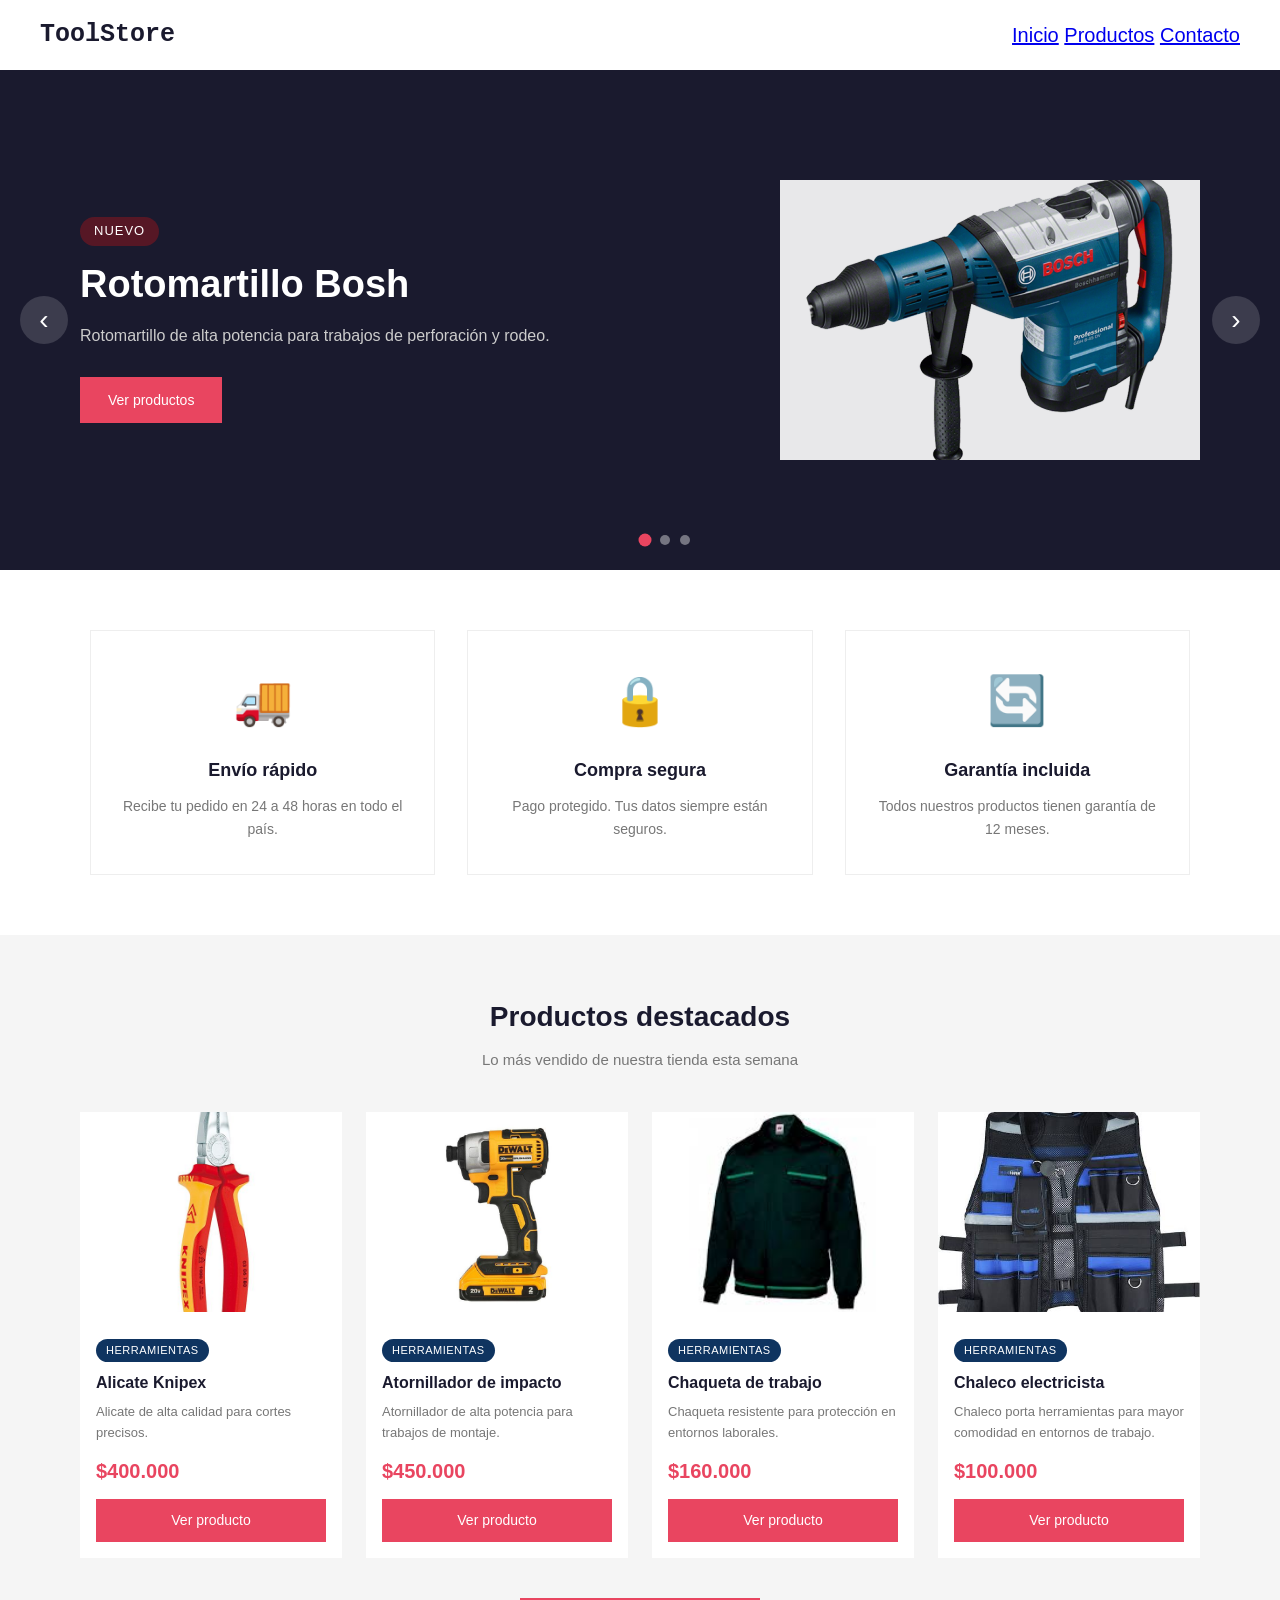
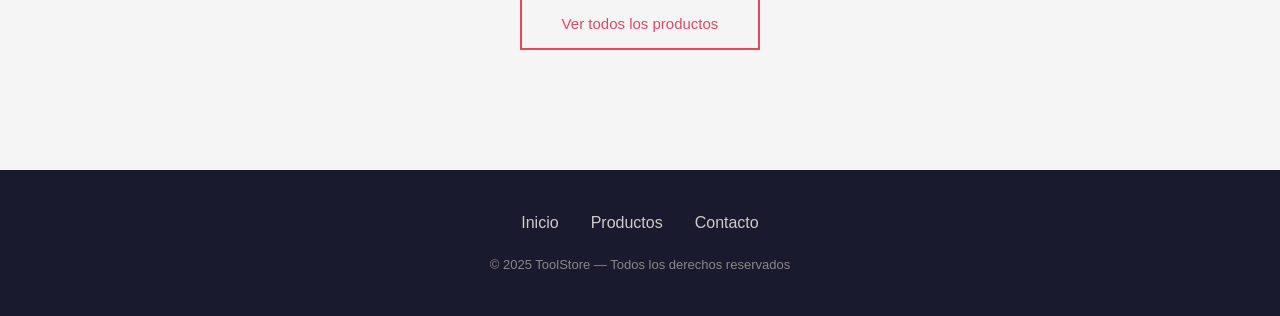
<file: index.html>
<!DOCTYPE html> 
<html lang="es"> 
<head> 
  <meta charset="UTF-8"> 
  <meta name="viewport" content="width=device-width, initial-scale=1.0"> 
  <title>ToolStore — Herramientas para electricistas</title> 
  <link rel="stylesheet" href="css/base.css"> 
  <link rel="stylesheet" href="css/index.css"> 
</head> 
<body> 
 
  <!-- ══ HEADER ══ --> 
  <header class="header"> 
    <div class="logo">Tool<span>Store</span></div> 
    <nav class="nav"> 
      <a href="index.html" class="activo">Inicio</a> 
      <a href="productos.html">Productos</a> 
      <a href="#contacto">Contacto</a> 
    </nav> 
  </header> 
 
  <!-- ══ CARRUSEL ══ --> 
  <section class="carrusel"> 
    <div class="slides"> 
 
      <div class="slide" style="background-color: #1A1A2E;"> 
        <div class="slide-contenido"> 
          <span class="slide-badge">Nuevo</span> 
          <h1>Rotomartillo Bosh</h1> 
          <p>Rotomartillo de alta potencia para trabajos de perforación y rodeo.</p> 
          <a href="productos.html" class="btn">Ver productos</a> 
        </div> 
        <img src="/assets/img/rotomartillo Bosh.jpg" alt="Alicate"> 
      </div> 
 
      <div class="slide" style="background-color: #0F3460;"> 
        <div class="slide-contenido"> 
          <span class="slide-badge">Oferta</span> 
          <h1>Pulidora Black & Decker</h1> 
          <p>Amoladora de alta potencia para trabajos de corte y pulido.</p> 
          <a href="productos.html" class="btn">Ver productos</a> 
        </div> 
        <img src="/assets/img/amoladora.jpg" alt="Amoladora"> 
      </div> 
 
      <div class="slide" style="background-color: #16213E;"> 
        <div class="slide-contenido"> 
          <span class="slide-badge">Destacado</span> 
          <h1>Taladro Eléctrico Dewalt</h1> 
          <p>Taladro eléctrico de alta potencia para trabajos de perforación y roscado.</p> 
          <a href="productos.html" class="btn">Ver productos</a> 
        </div> 
        <img src="/assets/img/taladro electrico.png" alt="Taladro eléctrico"> 
      </div> 
 
    </div> 
    <button class="flecha flecha-izq" onclick="cambiarSlide(
1)">&#8249;</button> 
    <button class="flecha flecha-der" 
onclick="cambiarSlide(1)">&#8250;</button> 
    <div class="puntos"> 
      <span class="punto activo" onclick="irASlide(0)"></span> 
      <span class="punto" onclick="irASlide(1)"></span> 
      <span class="punto" onclick="irASlide(2)"></span> 
    </div> 
  </section> 
 
  <!-- ══ INFO ══ --> 
  <section class="info-tienda"> 
    <div class="info-grid"> 
      <div class="info-card"> 
        <div class="info-icono">&#128666;</div> 
        <h3>Envío rápido</h3> 
        <p>Recibe tu pedido en 24 a 48 horas en todo el país.</p> 
      </div> 
      <div class="info-card"> 
        <div class="info-icono">&#128274;</div> 
        <h3>Compra segura</h3> 
        <p>Pago protegido. Tus datos siempre están seguros.</p> 
      </div> 
      <div class="info-card"> 
        <div class="info-icono">&#128260;</div> 
        <h3>Garantía incluida</h3> 
        <p>Todos nuestros productos tienen garantía de 12 meses.</p> 
      </div> 
    </div> 
  </section> 
 
  <!-- ══ TOP PRODUCTOS ══ --> 
  <section class="top-productos"> 
    <div class="seccion-encabezado"> 
      <h2>Productos destacados</h2> 
      <p>Lo más vendido de nuestra tienda esta semana</p> 
    </div> 
    <div class="top-grid"> 
 
      <article class="tarjeta"> 
        <img src="/assets/img/alicate knipex.jpg" alt="Alicate"> 
        <div class="info"> 
          <span class="badge">Herramientas</span> 
          <h3>Alicate Knipex</h3> 
          <p class="descripcion">Alicate de alta calidad para cortes precisos.</p> 
          <p class="precio">$400.000</p> 
          <a href="producto.html" class="btn">Ver producto</a> 
        </div> 
      </article> 
 
      <article class="tarjeta"> 
        <img src="/assets/img/atornillador de impacto.jpg" alt="Atornillador de impacto"> 
        <div class="info"> 
          <span class="badge">Herramientas</span> 
          <h3>Atornillador de impacto</h3> 
          <p class="descripcion">Atornillador de alta potencia para trabajos de montaje.</p> 
          <p class="precio">$450.000</p> 
          <a href="producto.html" class="btn">Ver producto</a> 
        </div> 
      </article> 
 
      <article class="tarjeta"> 
        <img src="/assets/img/chaqueta.jpg" alt="Chaqueta"> 
        <div class="info"> 
          <span class="badge">Herramientas</span> 
          <h3>Chaqueta de trabajo</h3> 
          <p class="descripcion">Chaqueta resistente para protección en entornos laborales.</p> 
          <p class="precio">$160.000</p> 
          <a href="producto.html" class="btn">Ver producto</a> 
        </div> 
      </article> 
 
      <article class="tarjeta"> 
        <img src="/assets/img/chaleco.jpg" alt="Chaleco"> 
        <div class="info"> 
          <span class="badge">Herramientas</span> 
          <h3>Chaleco electricista </h3> 
          <p class="descripcion">Chaleco porta herramientas para mayor comodidad en entornos de trabajo.</p> 
          <p class="precio">$100.000</p> 
          <a href="producto.html" class="btn">Ver producto</a> 
        </div> 
      </article> 
 
    </div> 
    <div class="ver-todos"> 
      <a href="productos.html" class="btn-ver-todos">Ver todos los productos</a> 
    </div> 
  </section> 
 
  <!-- ══ FOOTER ══ --> 
  <footer id="contacto"> 
    <div class="footer-links"> 
      <a href="index.html">Inicio</a> 
      <a href="productos.html">Productos</a> 
      <a href="mailto:info@toolstore.com">Contacto</a> 
    </div> 
    <p class="copyright">&copy; 2025 ToolStore — Todos los derechos 
reservados</p> 
  </footer> 
 
  <!-- ══ JAVASCRIPT DEL CARRUSEL ══ --> 
  <script> 
    let slideActual = 0; 
    const slides    = document.querySelectorAll('.slide'); 
    const puntos    = document.querySelectorAll('.punto'); 
    const contenedor = document.querySelector('.slides'); 
 
    function mostrarSlide(n) { 
      puntos[slideActual].classList.remove('activo'); 
      slideActual = (n + slides.length) % slides.length; 
      contenedor.style.transform = `translateX(-${slideActual * 100}%)`; 
      puntos[slideActual].classList.add('activo'); 
    } 
    function cambiarSlide(dir) { mostrarSlide(slideActual + dir); } 
    function irASlide(n)       { mostrarSlide(n); } 
    setInterval(() => cambiarSlide(1), 5000); 
  </script> 
 
</body> 
</html>
</file>
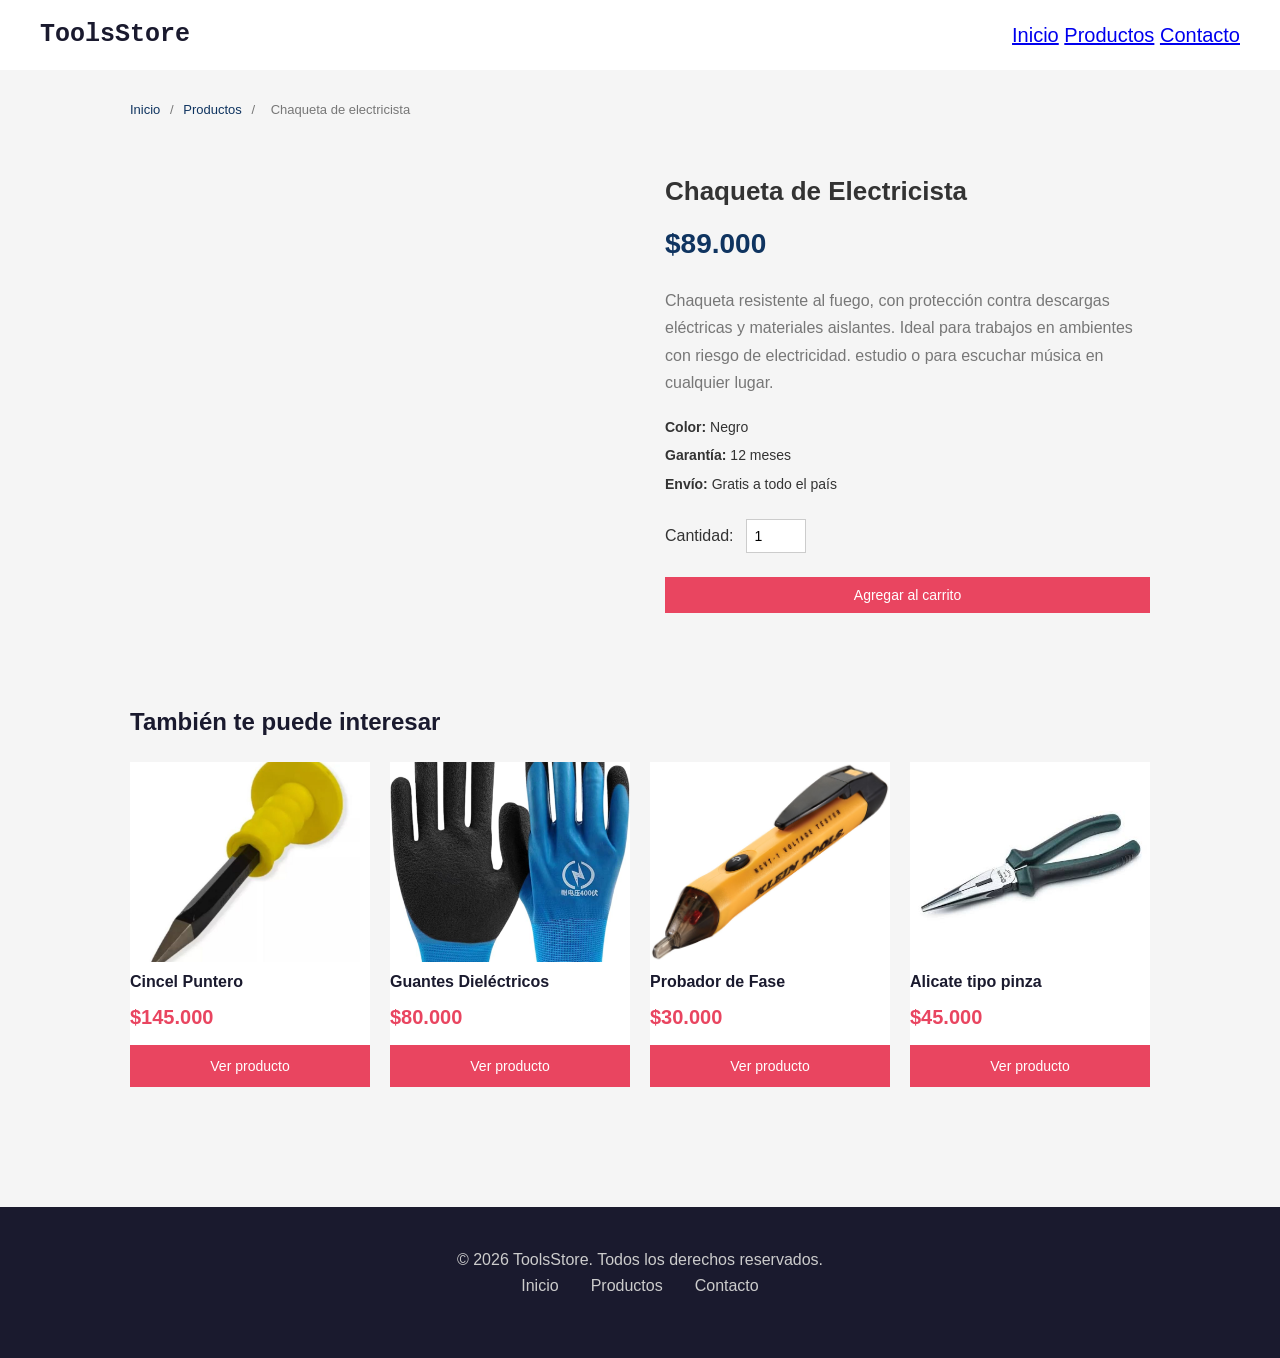
<file: producto.html>
<!DOCTYPE html> 
<html lang="es"> 
<head> 
<meta charset="UTF-8"> 
<meta name="viewport" content="width=device-width, initial-scale=1.0"> 
<title>ToolStore - Detalle de Producto</title> 
<link rel="stylesheet" href="css/base.css"> 
<link rel="stylesheet" href="css/producto.css">
<link rel="stylesheet" href="css/index.css">


</head> 
<body> 
    <header class="header"> 
<div class="logo">Tools<span>Store</span></div> 
<nav class="nav"> 
<a href="index.html">Inicio</a> 
<a href="productos.html">Productos</a> 
<a href="#">Contacto</a> 
</nav> 
</header> 
<div class="migas"> 
<a href="index.html">Inicio</a> 
<span>/</span> 
<a href="productos.html">Productos</a>  
  <span>/</span> 
  <span>Chaqueta de electricista</span> 
</div> 
<section class="detalle-producto"> 
  
  <div class="imagen-grande"></div> 
  
  <div class="info-producto"> 
    <h1>Chaqueta de Electricista</h1> 
    <p class="precio-grande">$89.000</p> 
  
    <p class="descripcion"> 
      Chaqueta resistente al fuego, con protección contra descargas eléctricas 
      y materiales aislantes. Ideal para trabajos en ambientes con riesgo de 
      electricidad.
      estudio o para escuchar música en cualquier lugar. 
    </p> 
  
    <div class="detalles-extra"> 
      <p><strong>Color:</strong> Negro</p> 
      <p><strong>Garantía:</strong> 12 meses</p> 
      <p><strong>Envío:</strong> Gratis a todo el país</p> 
    </div> 
  
    <div class="selector-cantidad"> 
      <label for="cantidad">Cantidad:</label> 
      <input type="number" id="cantidad" value="1" min="1"> 
    </div> 
  
    <button class="btn btn-grande">Agregar al carrito</button> 
  </div> 
  
</section>
<section class="productos-relacionados"> 
  <h2>También te puede interesar</h2> 
  <div class="grid-relacionados"> 
  
    <div class="tarjeta tarjeta-producto"> 
      <img src="assets/img/puntero.jpg" alt="Cincel Puntero" class="imagen-producto"> 
      <h3>Cincel Puntero</h3> 
      <p class="precio">$145.000</p> 
      <a href="producto.html" class="btn btn-pequeno">Ver producto</a> 
    </div> 
  
    <div class="tarjeta tarjeta-producto">  
      <img src="assets/img/guantes dielectricos.jpg" alt="Guantes Dieléctricos" class="imagen-producto"> 
      <h3>Guantes Dieléctricos</h3> 
      <p class="precio">$80.000</p> 
      <a href="producto.html" class="btn btn-pequeno">Ver producto</a> 
    </div> 
  
    <div class="tarjeta tarjeta-producto"> 
        <img src="assets/img/probador de fase.jpg" alt="Probador de Fase" class="imagen-producto">
      <h3>Probador de Fase</h3> 
      <p class="precio">$30.000</p> 
      <a href="producto.html" class="btn btn-pequeno">Ver producto</a> 
    </div> 
  
    <div class="tarjeta tarjeta-producto"> 
      <img src="assets/img/pinza sata.jpg" alt="Alicate pinza" class="imagen-producto"> 
      <h3>Alicate tipo pinza</h3> 
      <p class="precio">$45.000</p> 
      <a href="producto.html" class="btn btn-pequeno">Ver producto</a> 
    </div> 
  
  </div> 
</section> 
<footer class="footer"> 
  <p>&copy; 2026 ToolsStore. Todos los derechos reservados.</p> 
  <div class="footer-links"> 
    <a href="#">Inicio</a> 
    <a href="#">Productos</a> 
    <a href="#">Contacto</a> 
  </div> 
</footer>
</body> 
</html>
</file>
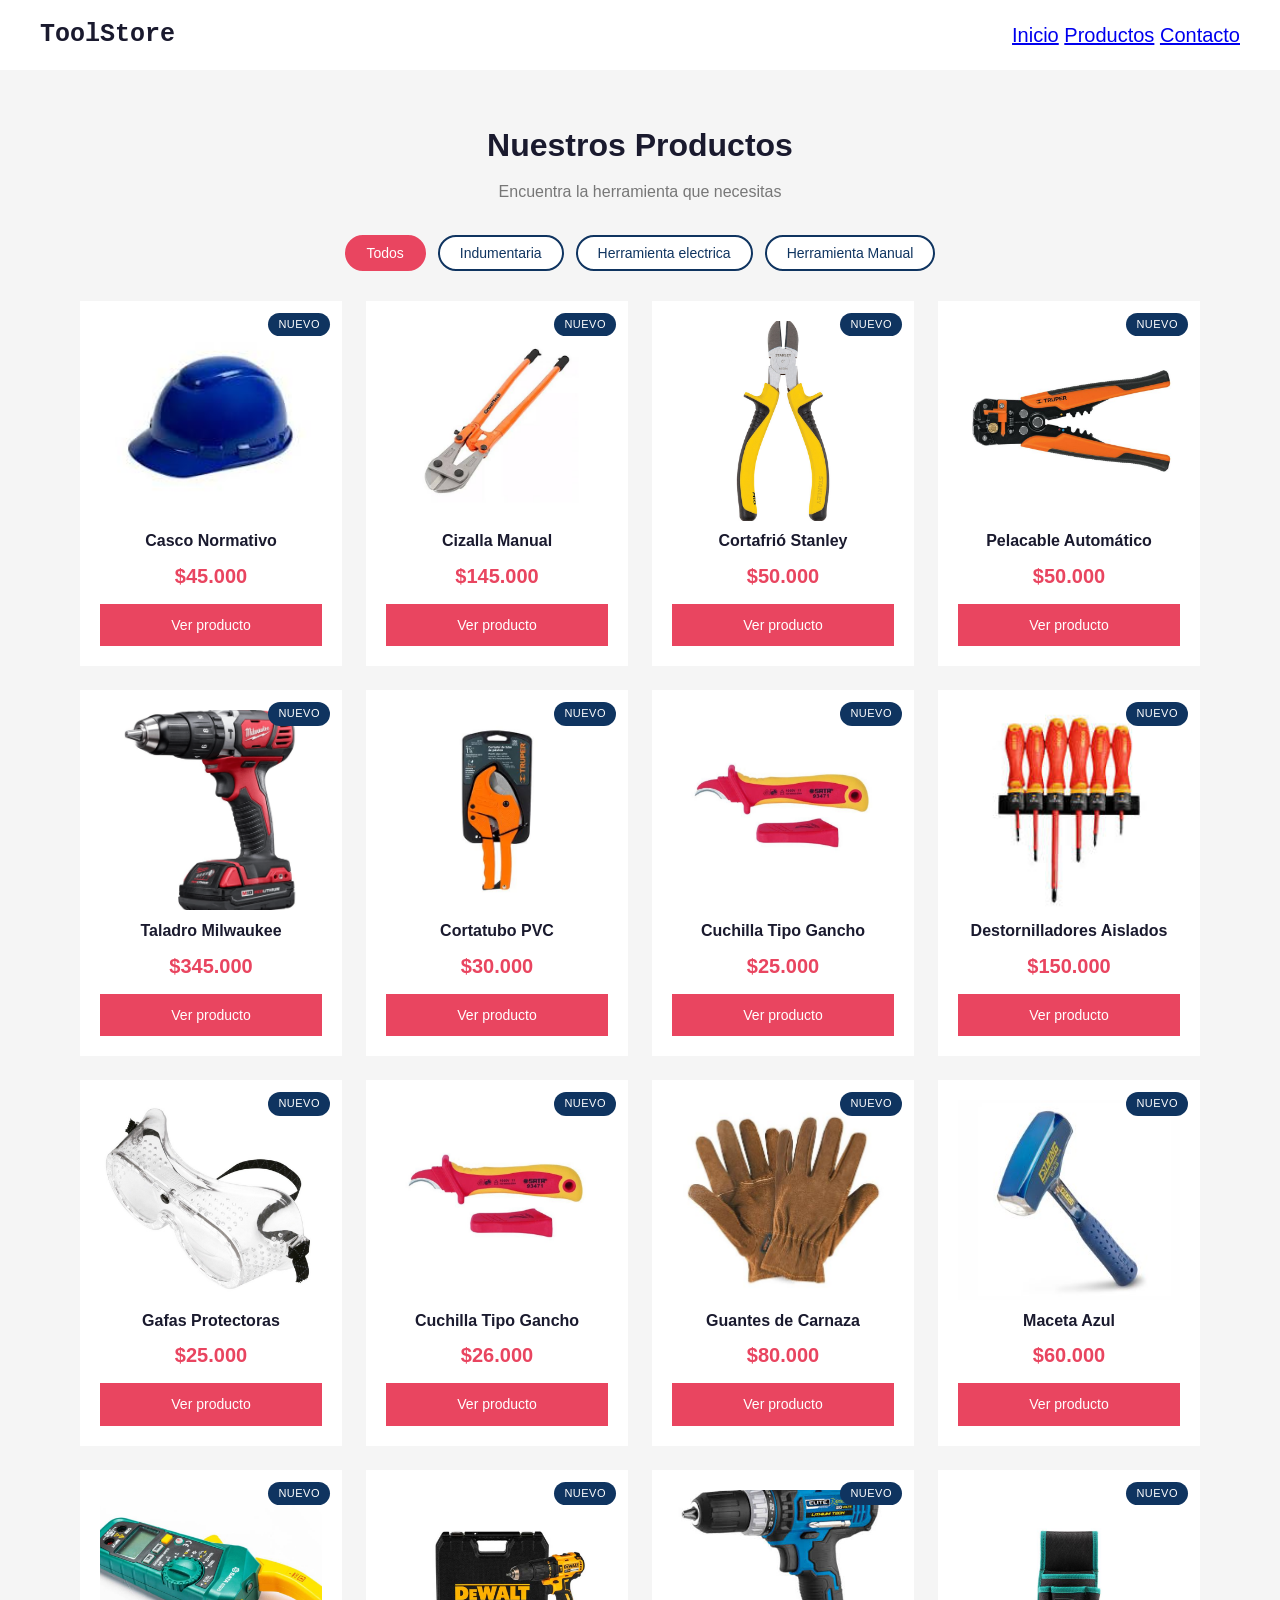
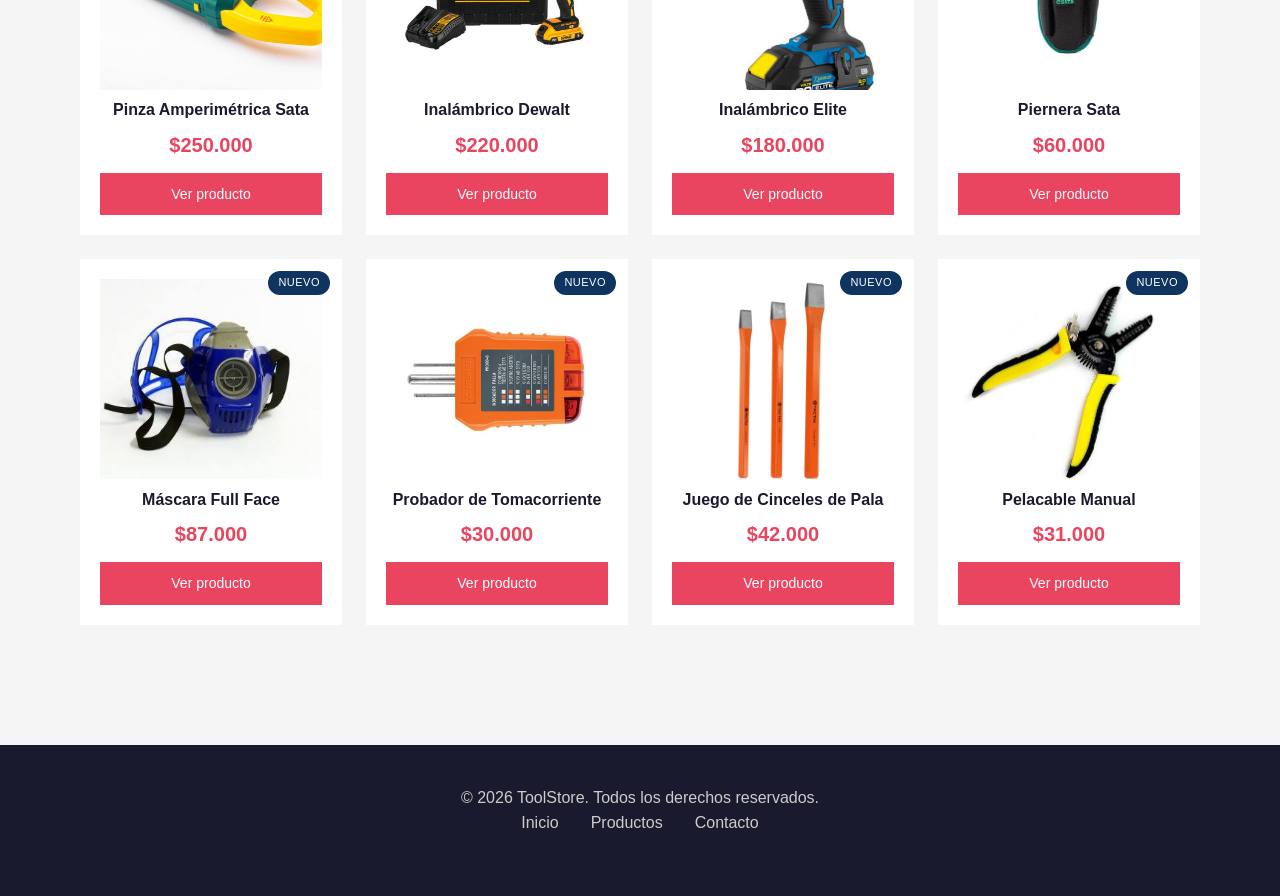
<file: productos.html>
<!DOCTYPE html>
<html lang="en">
<head>
    
    <meta charset="UTF-8">
    <meta name="viewport" content="width=device-width, initial-scale=1.0">
    <title>Document</title>
    <link rel="stylesheet" href="css/base.css">
    <link rel="stylesheet" href="css/productos.css"> 
    <link rel="stylesheet" href="css/index.css">

</head>
<body>
     <header> 
    <div class="logo">Tool<span>Store</span></div> 
    <nav class="nav"> 
      <a href="index.html">Inicio</a> 
      <a href="productos.html" class="activo">Productos</a> 
      <a href="#contacto">Contacto</a> 
    </nav> 

  </header> 
  <section class="titulo-pagina"> 
  <h1>Nuestros Productos</h1> 
  <p>Encuentra la herramienta que necesitas</p> 
</section> 
<div class="categorias"> 
  <button class="categoria activa">Todos</button> 
  <button class="categoria">Indumentaria</button> 
  <button class="categoria">Herramienta electrica</button> 
    <button class="categoria">Herramienta Manual</button> 
</div> 
<section class="seccion-productos"> 
  <div class="grid-productos"> 

    <!-- Tarjeta de producto 1 ... --> 
    <div class="tarjeta tarjeta-producto"> 
      <span class="badge">Nuevo</span> 
       <img src="/assets/img/casco azul.jpg" alt="Casco Azul"> 
      <h3>Casco Normativo</h3> 
      <p class="precio">$45.000</p> 
      <a href="producto.html" class="btn btn-pequeno">Ver producto</a> 
    </div> 
  <!-- Tarjeta de producto 2 ... --> 
     <div class="tarjeta tarjeta-producto"> 
      <span class="badge">Nuevo</span> 
      <img src="/assets/img/cizalla manual.jpg" alt="Cizalla Manual">
      <h3>Cizalla Manual</h3> 
      <p class="precio">$145.000</p> 
      <a href="producto.html" class="btn btn-pequeno">Ver producto</a> 
    </div> 
    <!-- Tarjeta de producto 3 ... --> 
    <div class="tarjeta tarjeta-producto"> 
      <span class="badge">Nuevo</span> 
      <img src="/assets/img/cortafrio stanley.jpg" alt="Cortafrió Stanley">
      <h3>Cortafrió Stanley</h3> 
      <p class="precio">$50.000</p> 
      <a href="producto.html" class="btn btn-pequeno">Ver producto</a>
    </div>
    <!-- Tarjeta de producto 4 ... -->
    <div class="tarjeta tarjeta-producto"> 
      <span class="badge">Nuevo</span>  
      <img src="/assets/img/pelacable automatico.jpg" alt="Pelacable Automático">
      <h3>Pelacable Automático</h3> 
      <p class="precio">$50.000</p> 
      <a href="producto.html" class="btn btn-pequeno">Ver producto</a>
    </div>
    <!-- Tarjeta de producto 5 ... -->
    <div class="tarjeta tarjeta-producto"> 
      <span class="badge">Nuevo</span> 
      <img src="/assets/img/taladro milwaukee.png" alt="Taladro Milwaukee">
      <h3>Taladro Milwaukee</h3> 
      <p class="precio">$345.000</p> 
      <a href="producto.html" class="btn btn-pequeno">Ver producto</a>
    </div> 
  <!-- Tarjeta de producto 7... --> 
     <div class="tarjeta tarjeta-producto"> 
      <span class="badge">Nuevo</span> 
      <img src="/assets/img/cortatubo pvc.jpg" alt="Cortatubo PVC">
      <h3>Cortatubo PVC</h3> 
      <p class="precio">$30.000</p> 
      <a href="producto.html" class="btn btn-pequeno">Ver producto</a> 
    </div> 
    <!-- Tarjeta de producto 8 ... --> 
    <div class="tarjeta tarjeta-producto"> 
      <span class="badge">Nuevo</span> 
      <img src="/assets/img/cuchilla tipo gancho.jpg" alt="Cuchilla Tipo Gancho">
      <h3>Cuchilla Tipo Gancho</h3> 
      <p class="precio">$25.000</p> 
      <a href="producto.html" class="btn btn-pequeno">Ver producto</a>
    </div>
    <!-- Tarjeta de producto 9 ... -->
    <div class="tarjeta tarjeta-producto"> 
      <span class="badge">Nuevo</span> 
      <img src="/assets/img/destornilladores aislados.jpg" alt="Destornilladores Aislados">
      <h3>Destornilladores Aislados</h3> 
      <p class="precio">$150.000</p> 
      <a href="producto.html" class="btn btn-pequeno">Ver producto</a>
    </div>
    <!-- Tarjeta de producto 10 ... -->
    <div class="tarjeta tarjeta-producto"> 
      <span class="badge">Nuevo</span> 
      <img src="/assets/img/gafas protectoras.jpg" alt="Gafas Protectoras">
      <h3>Gafas Protectoras</h3> 
      <p class="precio">$25.000</p> 
      <a href="producto.html" class="btn btn-pequeno">Ver producto</a>
    </div>
     <!-- Tarjeta de producto 11 ... --> 
    <div class="tarjeta tarjeta-producto"> 
      <span class="badge">Nuevo</span> 
      <img src="/assets/img/cuchilla tipo gancho.jpg" alt="Cuchilla Tipo Gancho">
      <h3>Cuchilla Tipo Gancho</h3> 
      <p class="precio">$26.000</p> 
      <a href="producto.html" class="btn btn-pequeno">Ver producto</a>
    </div>
    <!-- Tarjeta de producto 12 ... -->
    <div class="tarjeta tarjeta-producto"> 
      <span class="badge">Nuevo</span> 
      <img src="/assets/img/guantes de carnaza.jpg" alt="Guantes de Carnaza">
      <h3>Guantes de Carnaza</h3> 
      <p class="precio">$80.000</p> 
      <a href="producto.html" class="btn btn-pequeno">Ver producto</a>
    </div>
    <!-- Tarjeta de producto 13 ... -->
    <div class="tarjeta tarjeta-producto"> 
      <span class="badge">Nuevo</span> 
      <img src="/assets/img/maceta azul.jpg" alt="Maceta Azul">
      <h3>Maceta Azul</h3> 
      <p class="precio">$60.000</p> 
      <a href="producto.html" class="btn btn-pequeno">Ver producto</a>
    </div>
     <!-- Tarjeta de producto 14 ... --> 
    <div class="tarjeta tarjeta-producto"> 
      <span class="badge">Nuevo</span> 
       <img src="/assets/img/pinza amperimetrica Sata.jpg" alt="Pinza Amperimétrica Sata"> 
      <h3>Pinza Amperimétrica Sata</h3> 
      <p class="precio">$250.000</p> 
      <a href="producto.html" class="btn btn-pequeno">Ver producto</a> 
    </div> 
  <!-- Tarjeta de producto 15 ... --> 
     <div class="tarjeta tarjeta-producto"> 
      <span class="badge">Nuevo</span> 
      <img src="/assets/img/Inalambrico dewalt.jpg" alt="Inalámbrico Dewalt">
      <h3>Inalámbrico Dewalt</h3> 
      <p class="precio">$220.000</p> 
      <a href="producto.html" class="btn btn-pequeno">Ver producto</a> 
    </div> 
    <!-- Tarjeta de producto 16 ... --> 
    <div class="tarjeta tarjeta-producto"> 
      <span class="badge">Nuevo</span> 
      <img src="/assets/img/inalambrico elite.jpg" alt="Inalámbrico Elite">
      <h3>Inalámbrico Elite</h3> 
      <p class="precio">$180.000</p> 
      <a href="producto.html" class="btn btn-pequeno">Ver producto</a>
    </div>
    <!-- Tarjeta de producto 17 ... -->
    <div class="tarjeta tarjeta-producto"> 
      <span class="badge">Nuevo</span>  
      <img src="/assets/img/piernera Sata.jpg" alt="Piernera Sata">
      <h3>Piernera Sata</h3> 
      <p class="precio">$60.000</p> 
      <a href="producto.html" class="btn btn-pequeno">Ver producto</a>
    </div>
      <!-- Tarjeta de producto 17 ... -->
    <div class="tarjeta tarjeta-producto"> 
      <span class="badge">Nuevo</span>  
      <img src="/assets/img/mascara full face.jpg" alt="Máscara Full Face">
      <h3>Máscara Full Face</h3> 
      <p class="precio">$87.000</p> 
      <a href="producto.html" class="btn btn-pequeno">Ver producto</a>
    </div>
       <!-- Tarjeta de producto 17 ... -->
    <div class="tarjeta tarjeta-producto"> 
      <span class="badge">Nuevo</span>  
      <img src="/assets/img/probador de tomacorriente.jpg" alt="Probador de Tomacorriente">
      <h3>Probador de Tomacorriente</h3> 
      <p class="precio">$30.000</p> 
      <a href="producto.html" class="btn btn-pequeno">Ver producto</a>
    </div>
       <!-- Tarjeta de producto 17 ... -->
    <div class="tarjeta tarjeta-producto"> 
      <span class="badge">Nuevo</span>  
      <img src="/assets/img/juego de cinceles de pala.jpg" alt="Juego de Cinceles de Pala">
      <h3>Juego de Cinceles de Pala</h3> 
      <p class="precio">$42.000</p> 
      <a href="producto.html" class="btn btn-pequeno">Ver producto</a>
    </div>
       <!-- Tarjeta de producto 17 ... -->
    <div class="tarjeta tarjeta-producto"> 
      <span class="badge">Nuevo</span>  
      <img src="/assets/img/pelacable manual.jpg" alt="Pelacable Manual">
      <h3>Pelacable Manual</h3> 
      <p class="precio">$31.000</p> 
      <a href="producto.html" class="btn btn-pequeno">Ver producto</a>
    </div>
    <!-- ... esta misma tarjeta se repite hasta llegar a 16 ... --> 
  
  </div> 
</section> 
<footer class="footer"> 
  <p>&copy; 2026 ToolStore. Todos los derechos reservados.</p> 
  <div class="footer-links"> 
    <a href="#">Inicio</a> 
    <a href="#">Productos</a> 
    <a href="#">Contacto</a> 
  </div> 
</footer> 
</body>
</html>
</file>
<file: css/base.css>
:root{
    --color-primario:#1a1a2e;
    --color-secundario:#e94560;
    --color-acento:#0f3460;
    --color-fondo:#f5f5f5;
    --color-blanco:#fff;
    --color-texto:#333;
    --color-texto-claro:#777;
    --sombra: 0 4px, 15px rgba(0,0,0,0,1);
    --radio: 8px
    --transition: aLL 0.3s ease;
    
}


*{
    box-sizing: border-box;
    margin: 0;
    padding: 0;
}

body{
    font-family: Arial, Helvetica, sans-serif; 
    background-color: var(--color-fondo);
    color: var(--color-texto);
    font-size: 16px;
    line-height: 1.6;
}

header{
    background-color: var(--color-blanco);
    display: flex;
    padding: 0 40px;
    justify-content: space-between;
    align-items: center;
    height: 70px;
    position: sticky;
    top: 0;
    z-index: 100;
    box-shadow: var(--sombra);
    font-size: 20px;
}
header .logo{
    font-weight: bold;
    color: var(--color-primario);
    font-family: monospace;
    font-size: 25px;
}
@media (max-width: 768px) { 
  .header { 
    flex-direction: column; 
    gap: 16px; 
    text-align: center; 
  } 
  
  .nav { 
    gap: 16px; 
  } 
}
</file>
<file: css/index.css>
.carrusel{
    position: relative;
    height: 500px;
    overflow: hidden;
}

.slides{
    display: flex;
    height: 100%;
    transition: transform 0.6s ease;
}


.slide{
    min-width: 100%;
    height:100%;
    display: flex;
    align-items: center;
    justify-content: space-between;
    padding: 60px 80px;
    gap: 40px;
}
.slide-contenido{
    flex:1;
    color:white;
}
.slide-badge{
    display: inline-block;
    background-color: rgba(223, 17, 17, 0.304);
    color: white;
    padding: 4px 14px;
    border-radius: 20px;
    font-size: 13px;
    margin-bottom: 16px;
    text-transform: uppercase;
    letter-spacing: 1px;
}
.slide h1{
    font-size: 38px;
    line-height:1.2;
    margin-bottom: 16px;
    color: white;
}

.slide p{
    font-size:16px;
    color: #cccccc;
    margin-bottom: 28px;
}

.slide .btn{
    width: auto;
    padding: 12px 28px;
}

.slide img{
    width: 420px;
    height: 280px;
    object-fit: cover;
    border-radius: var(--radio);
    opacity: 0.9;
}

/* Diseño de las flechas del carrusel*/

.flecha{
    position: absolute;
    top: 50%;
    transform: translateY(-50%);
    background-color: rgba(255,255,255,0.15);
    color: white;
    border: none;
    width: 48px;
    height: 48px;
    border-radius: 50%;
    font-size: 28px;
    cursor: pointer;
    transition: var(--transition);
}

.flecha:hover{
    background-color: var(--color-secundario);
}
.flecha-izq{ left:20px;}
.flecha-der{right: 20px;}

.puntos {
    position: absolute;
    bottom: 20px;
    left: 50%;
    transform: translateY(-50%);
    display: flex;
    gap:10px;
}

.punto{
    width: 10px;
    height: 10px;
    border-radius: 50%;
    background-color: rgba(255,255,255,0.4);
    cursor: pointer;
    transition: scale(1.3);
}

.punto.activo{
    background-color: var(--color-secundario);
    transform: scale(1.3);
}

/* ══ Sección info ══ */
.info-tienda {
  padding: 60px 40px;
  background-color: var(--color-blanco);
}

.info-grid {
  display: flex;
  justify-content: center;
  gap: 32px;
  max-width: 1100px;
  margin: 0 auto;
}

.info-card {
  flex: 1;
  text-align: center;
  padding: 32px 24px;
  border-radius: var(--radio);
  border: 1px solid #EEEEEE;
  transition: var(--transicion);
}

.info-card:hover {
  box-shadow: var(--sombra);
  transform: translateY(-4px);
}

.info-icono {
  font-size: 48px;
  margin-bottom: 16px;
}

.info-card h3 {
  font-size: 18px;
  color: var(--color-primario);
  margin-bottom: 10px;
}

.info-card p {
  font-size: 14px;
  color: var(--color-texto-claro);
  line-height: 1.7;
}
/* ══ Top productos ══ */
.top-productos {
  padding: 60px 40px;
  max-width: 1200px;
  margin: 0 auto;
}

.seccion-encabezado {
  text-align: center;
  margin-bottom: 40px;
}

.seccion-encabezado h2 {
  font-size: 28px;
  color: var(--color-primario);
  margin-bottom: 8px;
}
.seccion-encabezado p {
  color: var(--color-texto-claro);
  font-size: 15px;
}

.top-grid {
  display: flex;
  gap: 24px;
  justify-content: center;
}

.top-grid .tarjeta {
  flex: 1;
  max-width: 280px;
}

/* ══ Botón ver todos ══ */
.ver-todos {
  text-align: center;
  margin-top: 40px;
}

.btn-ver-todos {
  display: inline-block;
  background-color: transparent;
  color: var(--color-secundario);
  border: 2px solid var(--color-secundario);
  padding: 12px 40px;
  border-radius: var(--radio);
  text-decoration: none;
  font-size: 15px;
  transition: var(--transicion);
}

.btn-ver-todos:hover {
  background-color: var(--color-secundario);
  color: white;
}
/* ══ Footer ══ */
footer {
background-color: var(--color-primario);
color: #CCCCCC;
text-align: center;
padding: 40px 20px;
margin-top: 60px;
}
footer .footer-links {
display: flex;
justify-content: center;
gap: 32px;
margin-bottom: 20px;
}
footer a {
color: #CCCCCC;
text-decoration: none;
transition: var(--transicion);
}
footer a:hover {
color: var(--color-secundario);
}
footer .copyright {
font-size: 13px;
color: #888888;
margin-top: 16px;
}
/* ══ Tarjeta de producto (compartida en todas las páginas) ══ */
.tarjeta {
background-color: var(--color-blanco);
border-radius: var(--radio);
overflow: hidden;
box-shadow: var(--sombra);
transition: var(--transicion);
}
.tarjeta:hover {
transform: translateY(-6px);
box-shadow: 0 8px 25px rgba(0, 0, 0, 0.15);
}
.tarjeta img {
width: 100%;
height: 200px;
object-fit: cover;
}
.tarjeta .info {
padding: 16px;
}
.tarjeta .badge {
display: inline-block;
background-color: var(--color-acento);
color: white;
font-size: 11px;
padding: 3px 10px;
border-radius: 20px;
margin-bottom: 8px;
text-transform: uppercase;
letter-spacing: 0.5px;
}
.tarjeta h3 {
font-size: 16px;
margin-bottom: 6px;
color: var(--color-primario);
}
.tarjeta .descripcion {
font-size: 13px;
color: var(--color-texto-claro);
margin-bottom: 12px;
}
.tarjeta .precio {
font-size: 20px;
font-weight: bold;
color: var(--color-secundario);
margin-bottom: 12px;
}
/* ══ Botón principal ══ */
.btn {
display: inline-block;
background-color: var(--color-secundario);
color: white;
padding: 10px 20px;
border: none;
border-radius: var(--radio);
cursor: pointer;
font-size: 14px;
text-decoration: none;
transition: var(--transicion);
width: 100%;
text-align: center;
}
.btn:hover {
background-color: var(--color-acento);
transform: translateY(-2px);
}
@media (max-width: 768px) { 
  .info-grid, 
  .top-grid { 
    flex-direction: column; 
  } 
  
  .carrusel { 
    height: 240px; 
  } 
}
</file>
<file: css/producto.css>
@media (max-width: 768px) { 
  .detalle-producto { 
    grid-template-columns: 1fr; 
  } 
  
  .imagen-grande { 
    height: 260px; 
  } 
} 


.migas { 
  max-width: 1100px; 
  margin: 30px auto 0; 
  padding: 0 40px; 
  font-size: 13px; 
  color: var(--color-texto-claro); 
} 
  
.migas a { 
  color: var(--color-acento); 
  text-decoration: none; 
} 
  
.migas span { 
  margin: 0 6px; 
} 
  
.detalle-producto { 
  display: grid; 
  grid-template-columns: 1fr 1fr; 
  gap: 50px; 
  max-width: 1100px; 
  margin: 30px auto; 
  padding: 20px 40px 60px; 
  align-items: start; 
} 
  
.imagen-grande { 
  background: var(--color-fondo); 
  height: 380px; 
  border-radius: var(--radio); 
} 
  
.info-producto h1 { 
  color: var(--color-texto); 
  font-size: 26px; 
  margin-bottom: 10px; 
} 
  
.precio-grande { 
  font-size: 28px; 
  font-weight: bold; 
  color: var(--color-acento); 
  margin-bottom: 20px; 
} 
  
.descripcion { 
  color: var(--color-texto-claro); 
  line-height: 1.7; 
  margin-bottom: 20px; 
} 
  
.detalles-extra p { 
  font-size: 14px; 
  color: var(--color-texto); 
  margin-bottom: 6px; 
} 
  
.selector-cantidad { 
  display: flex; 
  align-items: center; 
  gap: 12px; 
  margin: 24px 0; 
} 
  
.selector-cantidad input { 
  width: 60px; 
  padding: 8px; 
  border: 1px solid #CCCCCC; 
  border-radius: var(--radio); 
  font-size: 14px; 
} 

   
.productos-relacionados { 
  max-width: 1100px; 
  margin: 0 auto; 
  padding: 0 40px 60px; 
} 
  
.productos-relacionados h2 { 
  color: var(--color-primario); 
  margin-bottom: 20px; 
} 
  
.grid-relacionados { 
  display: grid; 
  grid-template-columns: repeat(auto-fill, minmax(200px, 1fr)); 
  gap: 20px; 
}
.btn-grande:hover { 
  background: var(--color-acento); 
} 
  
@media (max-width: 768px) { 
  .detalle-producto { 
    grid-template-columns: 1fr; 
  } 
  
  .imagen-grande { 
    height: 260px; 
  } 
}
</file>
<file: css/productos.css>
.titulo-pagina { 
  text-align: center; 
  padding: 50px 20px 30px; 
} 
  
.titulo-pagina h1 { 
  color: var(--color-primario); 
  font-size: 32px; 
} 
  
.titulo-pagina p { 
  color: var(--color-texto-claro); 
  margin-top: 8px; 
} 
  
.categorias { 
  display: flex; 
  gap: 12px; 
  justify-content: center; 
  flex-wrap: wrap; 
  padding: 0 20px 30px; 
  overflow-x: auto; 
} 
  
.categoria { 
  background: var(--color-blanco); 
  border: 2px solid var(--color-acento); 
  color: var(--color-acento); 
  padding: 8px 20px; 
  border-radius: 20px; 
  font-size: 14px; 
  cursor: pointer; 
  transition: var(--transicion); 
} 

  
.categoria:hover { 
  background: var(--color-acento); 
  color: var(--color-blanco); 
} 
  
.categoria.activa { 
  background: var(--color-secundario); 
  border-color: var(--color-secundario); 
  color: var(--color-blanco); 
} 
  
.seccion-productos { 
  padding: 0 40px 60px; 
  max-width: 1200px; 
  margin: 0 auto; 
} 
  
.grid-productos { 
  display: grid; 
  grid-template-columns: repeat(auto-fill, minmax(220px, 1fr)); 
  gap: 24px; 
} 
.tarjeta-producto { 
  transition: var(--transicion); 
} 
  
.tarjeta-producto { 
  position: relative; 
  text-align: center; 
  padding: 20px; 
} 
  
.badge { 
  position: absolute; 
  top: 12px; 
  right: 12px; 
  background: var(--color-secundario); 
  color: var(--color-blanco); 
  font-size: 11px; 
  padding: 4px 10px; 
  border-radius: 12px; 
} 
  
.imagen-producto { 
  background: var(--color-fondo); 
  height: 140px; 
  border-radius: var(--radio); 
  margin-bottom: 14px; 
} 
  
.tarjeta-producto h3 { 
  font-size: 16px; 
  color: var(--color-texto); 
  margin-bottom: 6px; 
} 
  
.precio { 
  font-size: 18px; 
  font-weight: bold; 
  color: var(--color-acento); 
  margin-bottom: 14px; 
} 
  
.btn-pequeno { 
  display: inline-block; 
  font-size: 13px; 
  padding: 8px 18px; 
}
.tarjeta-producto { 
  transition: var(--transicion); 
} 
  
.tarjeta-producto:hover { 
  transform: translateY(-6px); 
  box-shadow: 0 8px 20px rgba(0,0,0,0.12); 
} 
  
@media (max-width: 480px) { 
  .categoria { 
    padding: 6px 14px; 
    font-size: 13px; 
  } 
}
</file>
